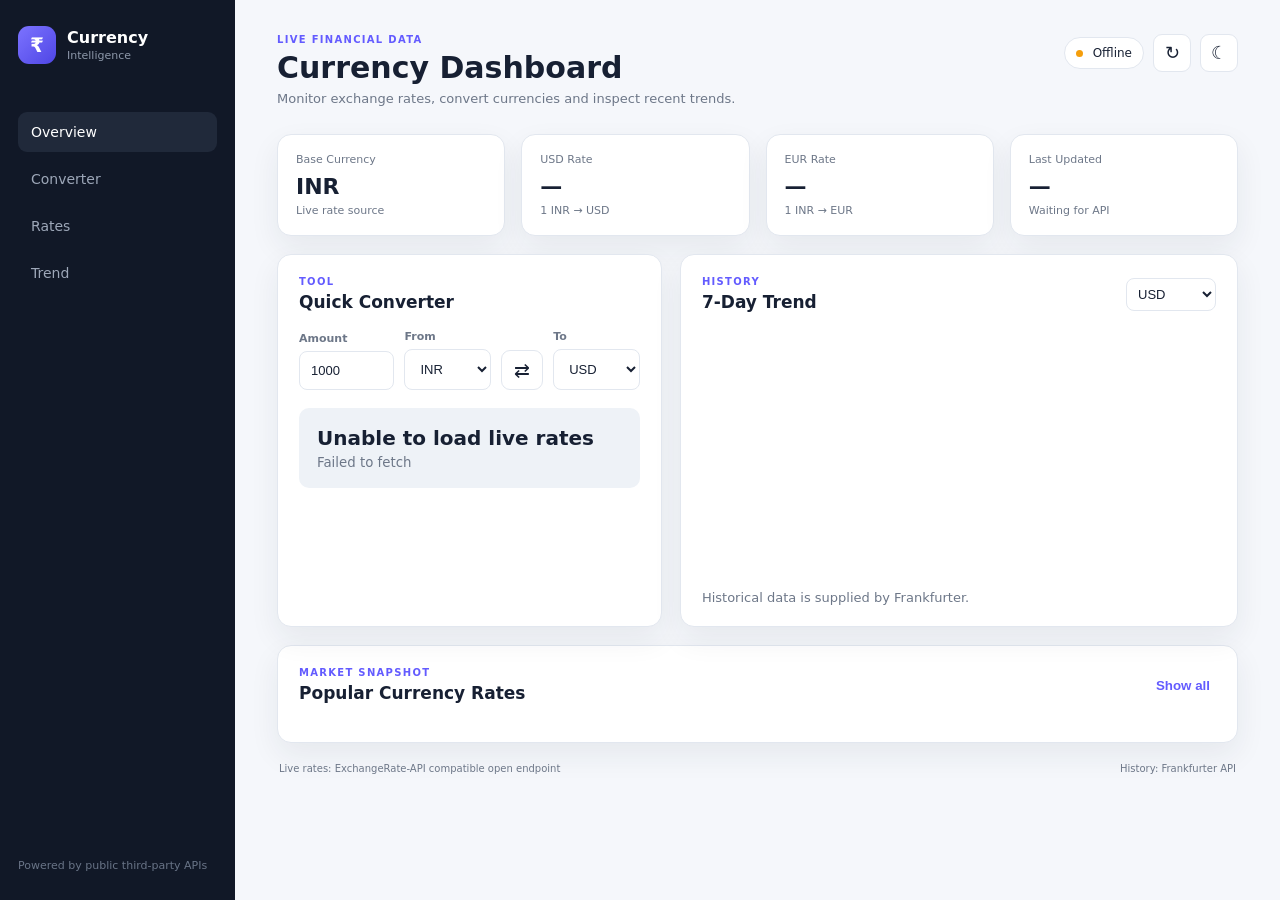
<file: CurrencyConverterJava/dashboard/index.html>
<!DOCTYPE html>
<html lang="en">
<head>
  <meta charset="UTF-8" />
  <meta name="viewport" content="width=device-width, initial-scale=1.0" />
  <title>Currency Intelligence Dashboard</title>
  <link rel="stylesheet" href="style.css" />
</head>
<body>
  <div class="app-shell">
    <aside class="sidebar">
      <div class="brand"><span class="brand-mark">₹</span><div><strong>Currency</strong><small>Intelligence</small></div></div>
      <nav>
        <a class="active" href="#overview">Overview</a>
        <a href="#converter">Converter</a>
        <a href="#rates">Rates</a>
        <a href="#trend">Trend</a>
      </nav>
      <div class="sidebar-footer">Powered by public third-party APIs</div>
    </aside>

    <main class="main">
      <header class="topbar">
        <div>
          <p class="eyebrow">LIVE FINANCIAL DATA</p>
          <h1>Currency Dashboard</h1>
          <p class="muted">Monitor exchange rates, convert currencies and inspect recent trends.</p>
        </div>
        <div class="actions">
          <span id="statusBadge" class="status"><i></i> Connecting</span>
          <button id="refreshBtn" class="icon-btn" title="Refresh data">↻</button>
          <button id="themeBtn" class="icon-btn" title="Toggle theme">☾</button>
        </div>
      </header>

      <section id="overview" class="stats-grid">
        <article class="stat-card"><span>Base Currency</span><strong id="baseValue">INR</strong><small>Live rate source</small></article>
        <article class="stat-card"><span>USD Rate</span><strong id="usdRate">—</strong><small>1 INR → USD</small></article>
        <article class="stat-card"><span>EUR Rate</span><strong id="eurRate">—</strong><small>1 INR → EUR</small></article>
        <article class="stat-card"><span>Last Updated</span><strong id="updatedAt">—</strong><small id="nextUpdate">Waiting for API</small></article>
      </section>

      <section class="dashboard-grid">
        <article id="converter" class="panel converter-panel">
          <div class="panel-head"><div><p class="eyebrow">TOOL</p><h2>Quick Converter</h2></div></div>
          <div class="converter-row">
            <label>Amount<input id="amount" type="number" min="0" value="1000" /></label>
            <label>From<select id="from"></select></label>
            <button id="swapBtn" class="swap">⇄</button>
            <label>To<select id="to"></select></label>
          </div>
          <div class="conversion-result">
            <span id="conversionText">Fetching live rates…</span>
            <small id="conversionRate">—</small>
          </div>
        </article>

        <article id="trend" class="panel trend-panel">
          <div class="panel-head">
            <div><p class="eyebrow">HISTORY</p><h2>7-Day Trend</h2></div>
            <select id="trendCurrency" class="compact-select"></select>
          </div>
          <div class="chart-wrap"><canvas id="trendChart" width="760" height="260"></canvas></div>
          <p id="trendNote" class="muted">Historical data is supplied by Frankfurter.</p>
        </article>
      </section>

      <section id="rates" class="panel">
        <div class="panel-head">
          <div><p class="eyebrow">MARKET SNAPSHOT</p><h2>Popular Currency Rates</h2></div>
          <button id="showAllBtn" class="text-btn">Show all</button>
        </div>
        <div id="rateGrid" class="rate-grid"></div>
      </section>

      <footer>
        <span>Live rates: ExchangeRate-API compatible open endpoint</span>
        <span>History: Frankfurter API</span>
      </footer>
    </main>
  </div>
  <script src="script.js"></script>
</body>
</html>
</file>
<file: CurrencyConverterJava/dashboard/style.css>
:root{--bg:#f5f7fb;--surface:#fff;--surface2:#eef2f7;--text:#172033;--muted:#6d7788;--line:#e2e7ef;--accent:#635bff;--accent2:#4f46e5;--good:#16865b;--shadow:0 12px 30px rgba(31,41,55,.07)}
*{box-sizing:border-box}html{scroll-behavior:smooth}body{margin:0;font-family:Inter,ui-sans-serif,system-ui,-apple-system,BlinkMacSystemFont,"Segoe UI",sans-serif;background:var(--bg);color:var(--text)}
.app-shell{display:flex;min-height:100vh}.sidebar{width:235px;background:#111827;color:#d7deea;padding:26px 18px;display:flex;flex-direction:column;position:fixed;inset:0 auto 0 0}.brand{display:flex;align-items:center;gap:11px;color:#fff;font-size:16px}.brand small{display:block;color:#8d98aa;font-size:11px;margin-top:2px}.brand-mark{display:grid;place-items:center;width:38px;height:38px;border-radius:11px;background:linear-gradient(135deg,#7c73ff,#4f46e5);font-weight:800;font-size:20px}
nav{display:grid;gap:7px;margin-top:48px}nav a{color:#9da7b8;text-decoration:none;padding:12px 13px;border-radius:9px;font-size:14px}nav a:hover,nav a.active{background:#20293a;color:#fff}.sidebar-footer{margin-top:auto;color:#697487;font-size:11px;line-height:1.5}
.main{margin-left:235px;width:calc(100% - 235px);padding:34px 42px 24px}.topbar{display:flex;justify-content:space-between;gap:25px;align-items:flex-start;margin-bottom:28px}.eyebrow{font-size:10px;letter-spacing:.13em;font-weight:800;color:var(--accent);margin:0 0 5px}.topbar h1{font-size:30px;margin:0 0 6px}.muted{color:var(--muted);font-size:13px;margin:0}.actions{display:flex;align-items:center;gap:9px}.status{font-size:12px;background:var(--surface);border:1px solid var(--line);padding:8px 11px;border-radius:999px}.status i{display:inline-block;width:7px;height:7px;background:#f59e0b;border-radius:50%;margin-right:6px}.status.online i{background:#16a36d}.icon-btn,.swap{border:1px solid var(--line);background:var(--surface);color:var(--text);border-radius:9px;cursor:pointer}.icon-btn{width:38px;height:38px;font-size:18px}.stats-grid{display:grid;grid-template-columns:repeat(4,1fr);gap:16px;margin-bottom:18px}.stat-card,.panel{background:var(--surface);border:1px solid var(--line);border-radius:14px;box-shadow:var(--shadow)}.stat-card{padding:18px}.stat-card span,.stat-card small{display:block;color:var(--muted);font-size:11px}.stat-card strong{display:block;font-size:22px;margin:8px 0 5px}
.dashboard-grid{display:grid;grid-template-columns:1fr 1.45fr;gap:18px;margin-bottom:18px}.panel{padding:21px}.panel-head{display:flex;justify-content:space-between;align-items:center;margin-bottom:18px}.panel h2{font-size:17px;margin:0}.converter-row{display:grid;grid-template-columns:1.1fr 1fr 42px 1fr;align-items:end;gap:10px}label{font-size:11px;color:var(--muted);font-weight:700}input,select{width:100%;margin-top:6px;border:1px solid var(--line);background:var(--surface);color:var(--text);border-radius:8px;padding:11px;font-size:13px;outline:none}input:focus,select:focus{border-color:var(--accent)}.swap{height:40px;font-size:19px}.conversion-result{margin-top:18px;padding:18px;border-radius:10px;background:var(--surface2)}.conversion-result span{display:block;font-size:20px;font-weight:800}.conversion-result small{display:block;color:var(--muted);margin-top:5px}.chart-wrap{width:100%;height:260px}.chart-wrap canvas{width:100%;height:260px}.compact-select{width:auto;min-width:90px;margin:0;padding:7px}.rate-grid{display:grid;grid-template-columns:repeat(5,1fr);gap:10px}.rate-card{padding:14px;border:1px solid var(--line);border-radius:10px;background:var(--surface2)}.rate-card .pair{font-weight:800;font-size:13px}.rate-card strong{display:block;font-size:18px;margin:8px 0 3px}.rate-card small{color:var(--muted);font-size:10px}.text-btn{border:0;background:none;color:var(--accent);font-weight:700;cursor:pointer}footer{display:flex;justify-content:space-between;color:var(--muted);font-size:10px;padding:20px 2px}
body.dark{--bg:#0b1020;--surface:#12192a;--surface2:#1a2335;--text:#edf2fb;--muted:#9aa6ba;--line:#263247;--shadow:none}.dark .sidebar{background:#080d18}
@media(max-width:1050px){.stats-grid{grid-template-columns:repeat(2,1fr)}.dashboard-grid{grid-template-columns:1fr}.rate-grid{grid-template-columns:repeat(3,1fr)}}@media(max-width:720px){.sidebar{width:64px;padding:20px 10px}.brand div,nav a{font-size:0}.brand{justify-content:center}.brand-mark{width:40px}nav a{height:42px;padding:12px}.main{margin-left:64px;width:calc(100% - 64px);padding:22px 16px}.topbar{display:block}.actions{margin-top:15px}.stats-grid{grid-template-columns:1fr 1fr}.converter-row{grid-template-columns:1fr 1fr}.swap{grid-column:1/-1}.rate-grid{grid-template-columns:1fr 1fr}footer{display:block}footer span{display:block;margin-top:6px}}
</file>
